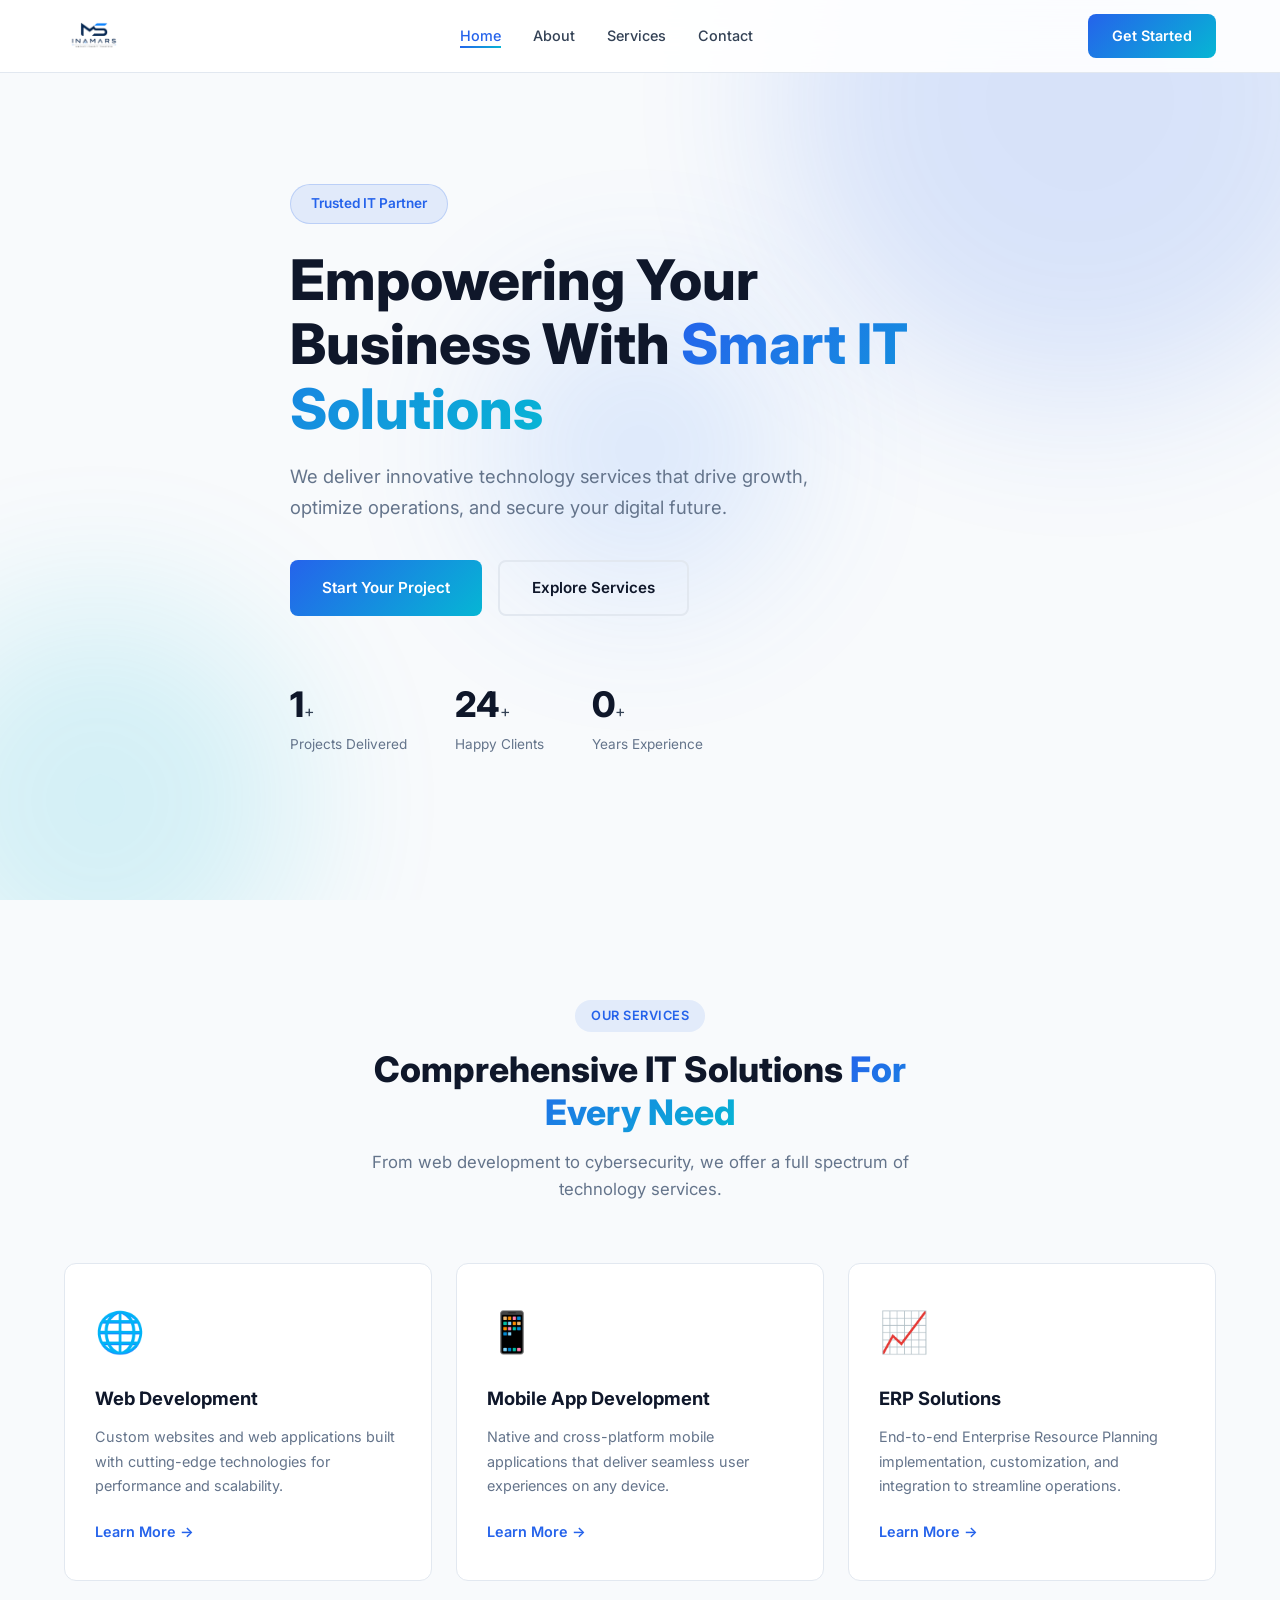
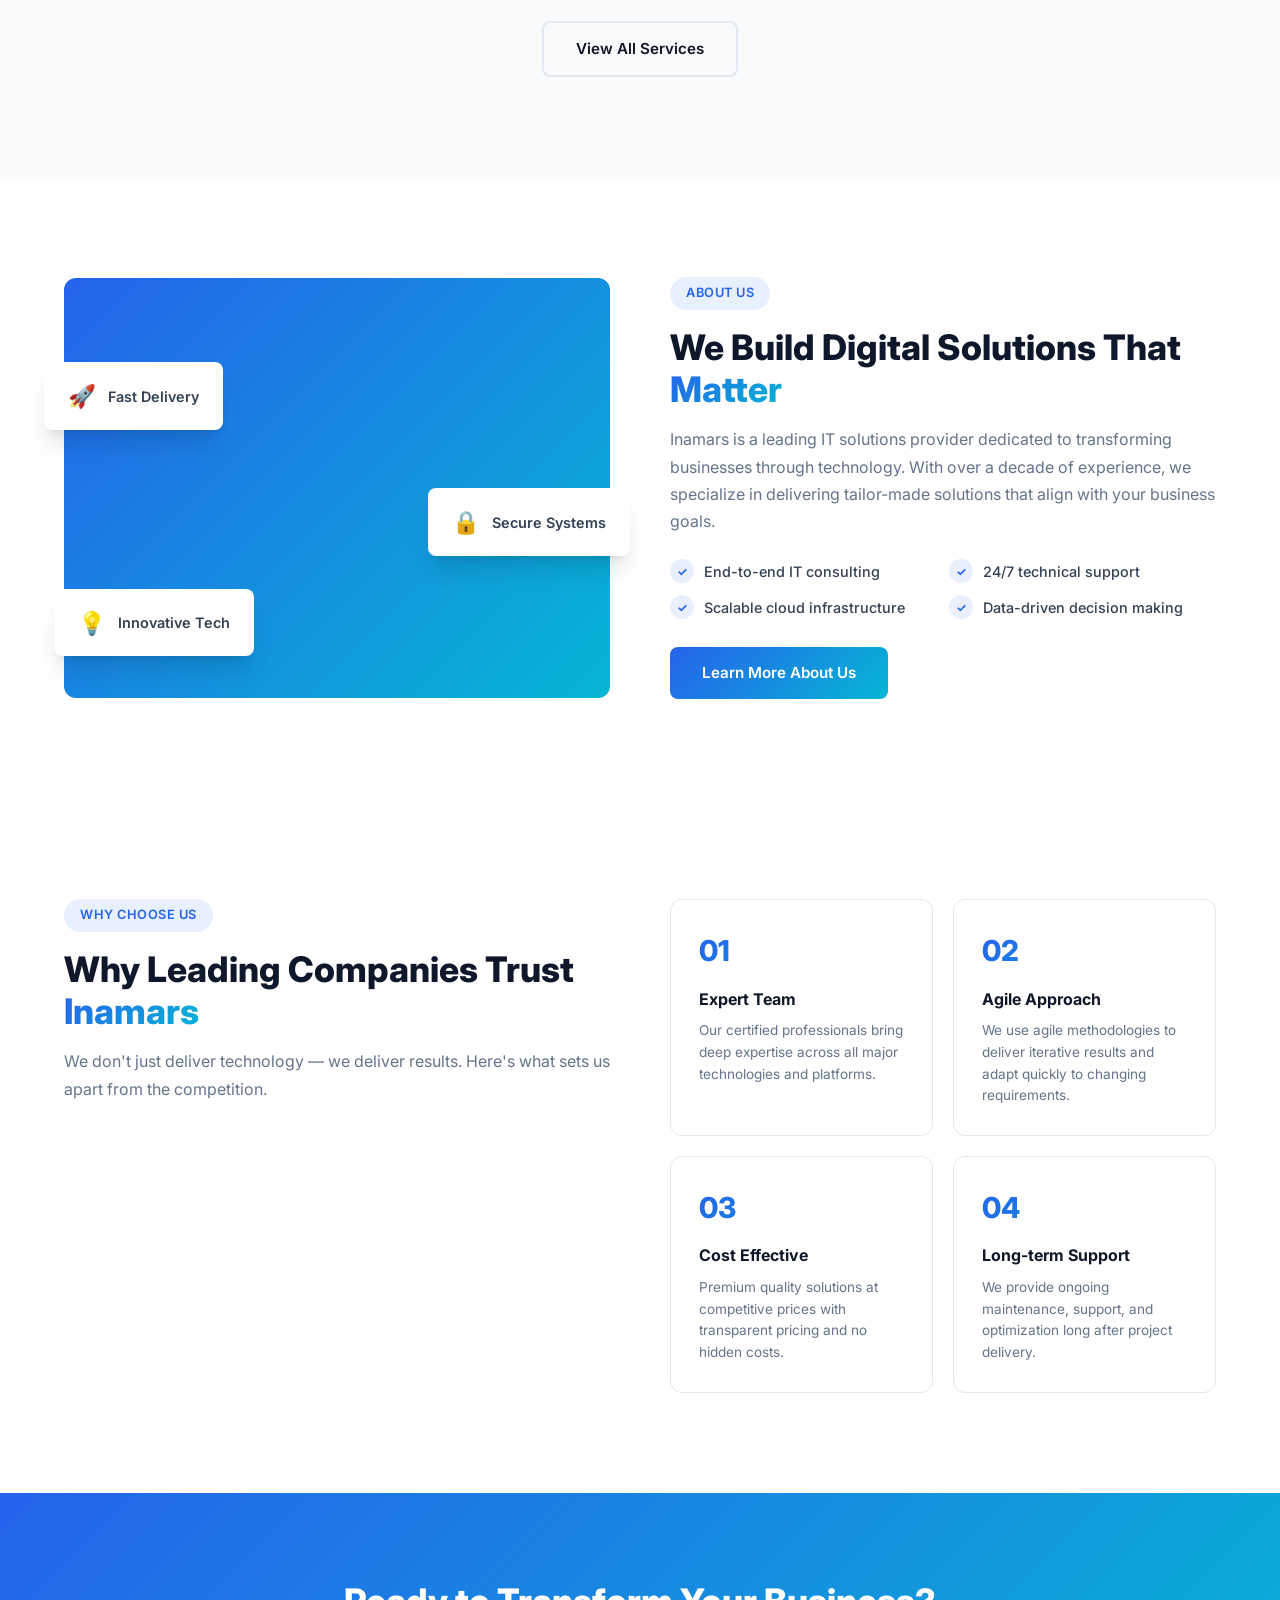
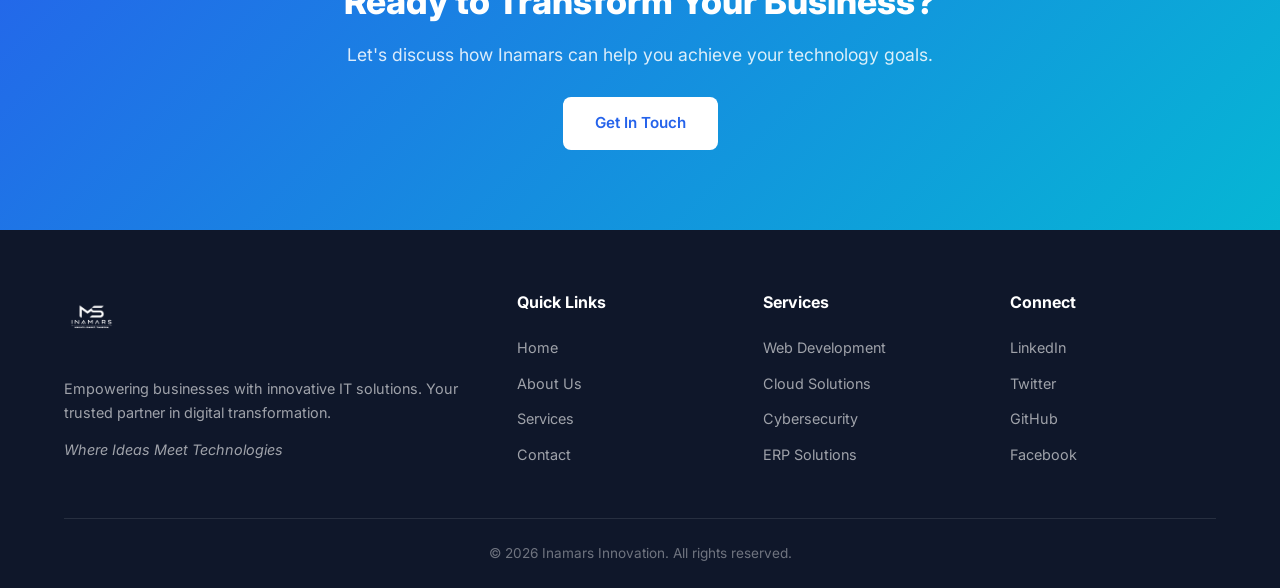
<file: index.html>
<!DOCTYPE html>
<html lang="en">
<head>
    <meta charset="UTF-8">
    <meta name="viewport" content="width=device-width, initial-scale=1.0">
    <title>Inamars Innovation - IT Solutions</title>
    <link rel="stylesheet" href="styles.css">
    <link rel="preconnect" href="https://fonts.googleapis.com">
    <link rel="preconnect" href="https://fonts.gstatic.com" crossorigin>
    <link href="https://fonts.googleapis.com/css2?family=Inter:wght@300;400;500;600;700;800&display=swap" rel="stylesheet">
</head>
<body>
    <!-- Navigation -->
    <nav class="navbar" id="navbar">
        <div class="container">
            <a href="index.html" class="logo">
                <img src="assets/logo.png" alt="Inamars Innovation" class="logo-img">
            </a>
            <ul class="nav-links" id="navLinks">
                <li><a href="index.html" class="active">Home</a></li>
                <li><a href="about.html">About</a></li>
                <li><a href="services.html">Services</a></li>
                <li><a href="contact.html">Contact</a></li>
            </ul>
            <a href="contact.html" class="nav-cta">Get Started</a>
            <button class="hamburger" id="hamburger" aria-label="Menu">
                <span></span>
                <span></span>
                <span></span>
            </button>
        </div>
    </nav>

    <!-- Hero Section -->
    <section class="hero" id="home">
        <div class="hero-bg">
            <div class="hero-shape hero-shape-1"></div>
            <div class="hero-shape hero-shape-2"></div>
            <div class="hero-shape hero-shape-3"></div>
        </div>
        <div class="container">
            <div class="hero-content">
                <span class="hero-badge">Trusted IT Partner</span>
                <h1>Empowering Your Business With <span class="highlight">Smart IT Solutions</span></h1>
                <p>We deliver innovative technology services that drive growth, optimize operations, and secure your digital future.</p>
                <div class="hero-buttons">
                    <a href="contact.html" class="btn btn-primary">Start Your Project</a>
                    <a href="services.html" class="btn btn-secondary">Explore Services</a>
                </div>
                <div class="hero-stats">
                    <div class="stat">
                        <span class="stat-number" data-target="2">0</span>+
                        <span class="stat-label">Projects Delivered</span>
                    </div>
                    <div class="stat">
                        <span class="stat-number" data-target="36">0</span>+
                        <span class="stat-label">Happy Clients</span>
                    </div>
                    <div class="stat">
                        <span class="stat-number" data-target="1">0</span>+
                        <span class="stat-label">Years Experience</span>
                    </div>
                </div>
            </div>
        </div>
    </section>

    <!-- Services Preview -->
    <section class="services" id="services-preview">
        <div class="container">
            <div class="section-header">
                <span class="section-tag">Our Services</span>
                <h2>Comprehensive IT Solutions <span class="highlight">For Every Need</span></h2>
                <p>From web development to cybersecurity, we offer a full spectrum of technology services.</p>
            </div>
            <div class="services-grid">
                <div class="service-card">
                    <div class="service-icon">&#127760;</div>
                    <h3>Web Development</h3>
                    <p>Custom websites and web applications built with cutting-edge technologies for performance and scalability.</p>
                    <a href="services.html" class="service-link">Learn More &rarr;</a>
                </div>
                <div class="service-card">
                    <div class="service-icon">&#128241;</div>
                    <h3>Mobile App Development</h3>
                    <p>Native and cross-platform mobile applications that deliver seamless user experiences on any device.</p>
                    <a href="services.html" class="service-link">Learn More &rarr;</a>
                </div>
                <div class="service-card">
                    <div class="service-icon">&#128200;</div>
                    <h3>ERP Solutions</h3>
                    <p>End-to-end Enterprise Resource Planning implementation, customization, and integration to streamline operations.</p>
                    <a href="services.html" class="service-link">Learn More &rarr;</a>
                </div>
            </div>
            <div class="center-btn">
                <a href="services.html" class="btn btn-secondary">View All Services</a>
            </div>
        </div>
    </section>

    <!-- About Preview -->
    <section class="about" id="about-preview">
        <div class="container">
            <div class="about-grid">
                <div class="about-image">
                    <div class="about-img-wrapper">
                        <div class="about-card about-card-1">
                            <span class="about-card-icon">&#128640;</span>
                            <span>Fast Delivery</span>
                        </div>
                        <div class="about-card about-card-2">
                            <span class="about-card-icon">&#128274;</span>
                            <span>Secure Systems</span>
                        </div>
                        <div class="about-card about-card-3">
                            <span class="about-card-icon">&#128161;</span>
                            <span>Innovative Tech</span>
                        </div>
                    </div>
                </div>
                <div class="about-text">
                    <span class="section-tag">About Us</span>
                    <h2>We Build Digital Solutions That <span class="highlight">Matter</span></h2>
                    <p>Inamars is a leading IT solutions provider dedicated to transforming businesses through technology. With over a decade of experience, we specialize in delivering tailor-made solutions that align with your business goals.</p>
                    <div class="about-features">
                        <div class="about-feature">
                            <span class="feature-check">&#10003;</span>
                            <span>End-to-end IT consulting</span>
                        </div>
                        <div class="about-feature">
                            <span class="feature-check">&#10003;</span>
                            <span>24/7 technical support</span>
                        </div>
                        <div class="about-feature">
                            <span class="feature-check">&#10003;</span>
                            <span>Scalable cloud infrastructure</span>
                        </div>
                        <div class="about-feature">
                            <span class="feature-check">&#10003;</span>
                            <span>Data-driven decision making</span>
                        </div>
                    </div>
                    <a href="about.html" class="btn btn-primary" style="margin-top: 28px;">Learn More About Us</a>
                </div>
            </div>
        </div>
    </section>

    <!-- Why Choose Us -->
    <section class="why-us" id="why-us">
        <div class="container">
            <div class="why-us-grid">
                <div class="why-us-text">
                    <span class="section-tag">Why Choose Us</span>
                    <h2>Why Leading Companies Trust <span class="highlight">Inamars</span></h2>
                    <p>We don't just deliver technology — we deliver results. Here's what sets us apart from the competition.</p>
                </div>
                <div class="why-us-cards">
                    <div class="why-card">
                        <div class="why-card-number">01</div>
                        <h3>Expert Team</h3>
                        <p>Our certified professionals bring deep expertise across all major technologies and platforms.</p>
                    </div>
                    <div class="why-card">
                        <div class="why-card-number">02</div>
                        <h3>Agile Approach</h3>
                        <p>We use agile methodologies to deliver iterative results and adapt quickly to changing requirements.</p>
                    </div>
                    <div class="why-card">
                        <div class="why-card-number">03</div>
                        <h3>Cost Effective</h3>
                        <p>Premium quality solutions at competitive prices with transparent pricing and no hidden costs.</p>
                    </div>
                    <div class="why-card">
                        <div class="why-card-number">04</div>
                        <h3>Long-term Support</h3>
                        <p>We provide ongoing maintenance, support, and optimization long after project delivery.</p>
                    </div>
                </div>
            </div>
        </div>
    </section>

    <!-- CTA Section -->
    <section class="cta-section">
        <div class="container">
            <div class="cta-content">
                <h2>Ready to Transform Your Business?</h2>
                <p>Let's discuss how Inamars can help you achieve your technology goals.</p>
                <a href="contact.html" class="btn btn-primary">Get In Touch</a>
            </div>
        </div>
    </section>

    <!-- Footer -->
    <footer class="footer">
        <div class="container">
            <div class="footer-grid">
                <div class="footer-brand">
                    <a href="index.html" class="logo">
                        <img src="assets/logo.png" alt="Inamars Innovation" class="logo-img-footer">
                    </a>
                    <p>Empowering businesses with innovative IT solutions. Your trusted partner in digital transformation.</p>
                    <p class="tagline" style="margin-top: 12px; font-style: italic; color: rgba(255,255,255,0.6);">Where Ideas Meet Technologies</p>
                </div>
                <div class="footer-links">
                    <h4>Quick Links</h4>
                    <ul>
                        <li><a href="index.html">Home</a></li>
                        <li><a href="about.html">About Us</a></li>
                        <li><a href="services.html">Services</a></li>
                        <li><a href="contact.html">Contact</a></li>
                    </ul>
                </div>
                <div class="footer-links">
                    <h4>Services</h4>
                    <ul>
                        <li><a href="services.html">Web Development</a></li>
                        <li><a href="services.html">Cloud Solutions</a></li>
                        <li><a href="services.html">Cybersecurity</a></li>
                        <li><a href="services.html">ERP Solutions</a></li>
                    </ul>
                </div>
                <div class="footer-links">
                    <h4>Connect</h4>
                    <ul>
                        <li><a href="#">LinkedIn</a></li>
                        <li><a href="#">Twitter</a></li>
                        <li><a href="#">GitHub</a></li>
                        <li><a href="#">Facebook</a></li>
                    </ul>
                </div>
            </div>
            <div class="footer-bottom">
                <p>&copy; 2026 Inamars Innovation. All rights reserved.</p>
            </div>
        </div>
    </footer>

    <script src="script.js"></script>
</body>
</html>
</file>
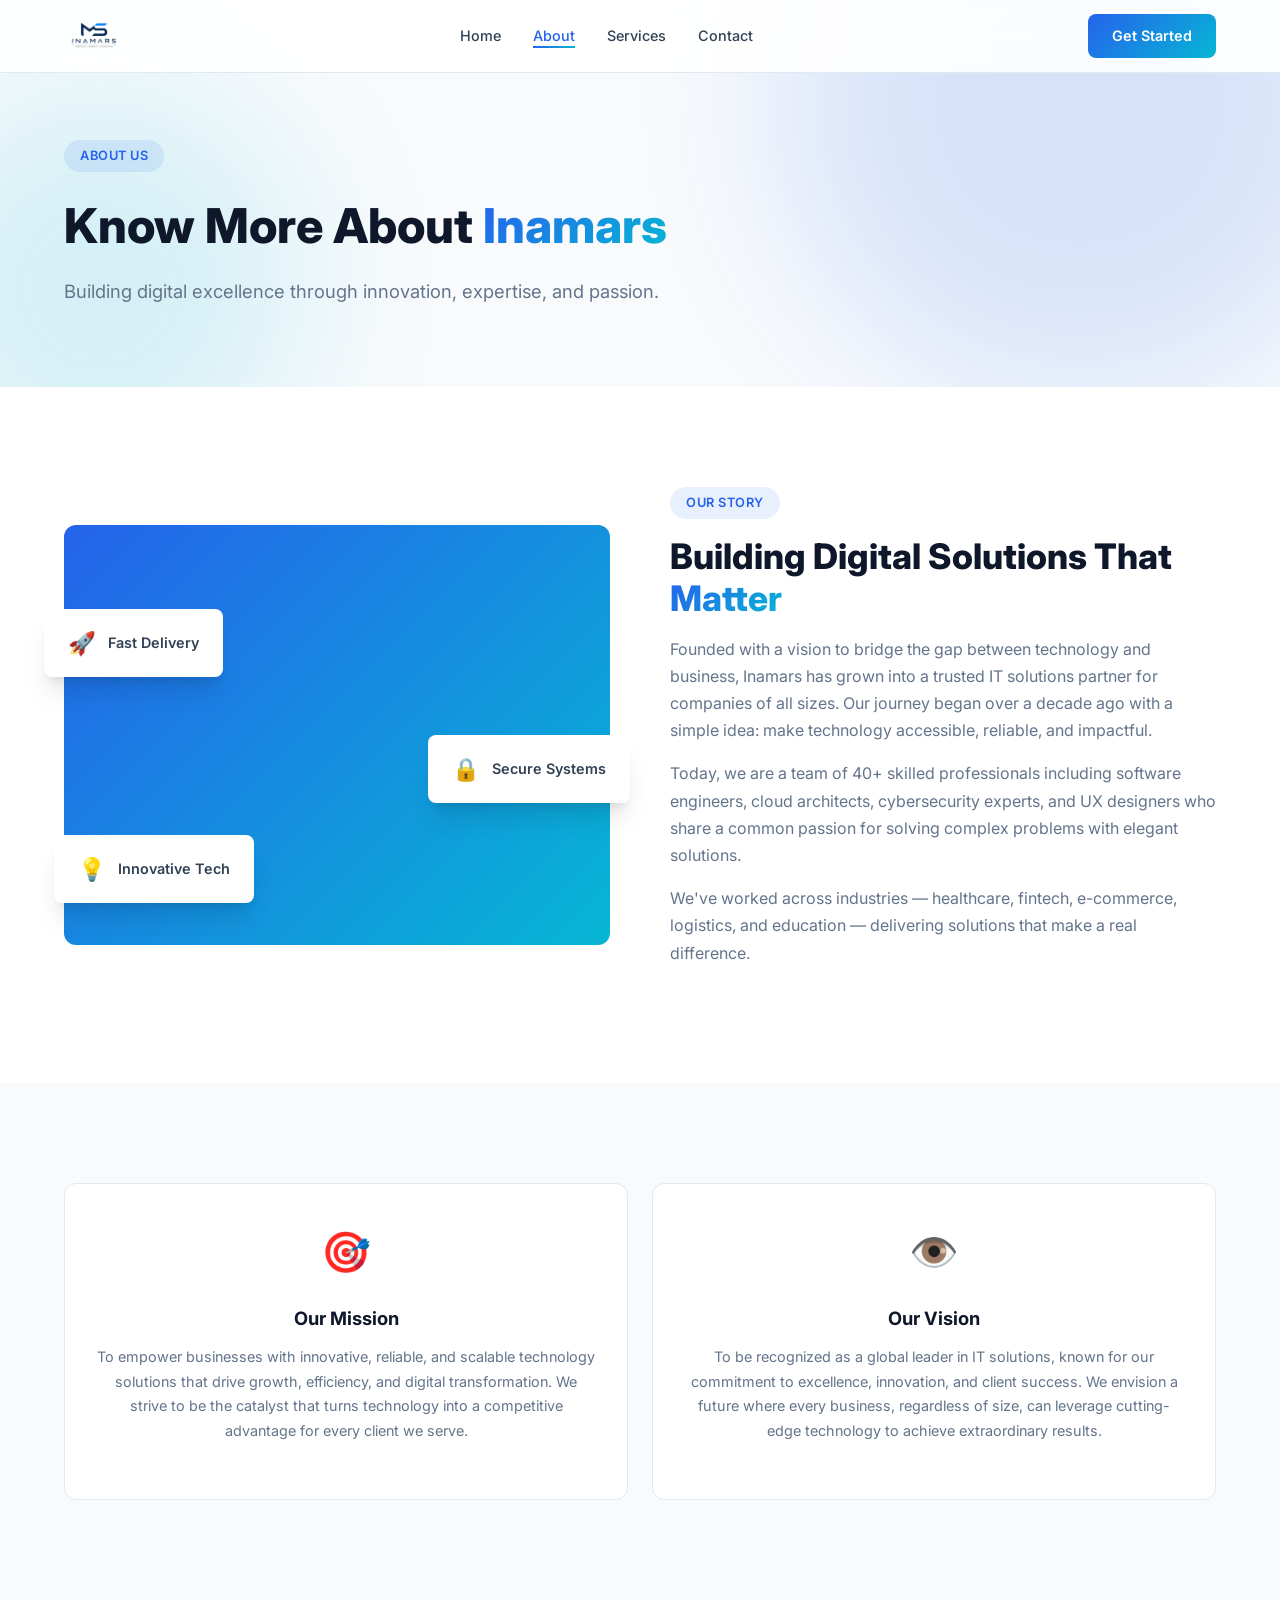
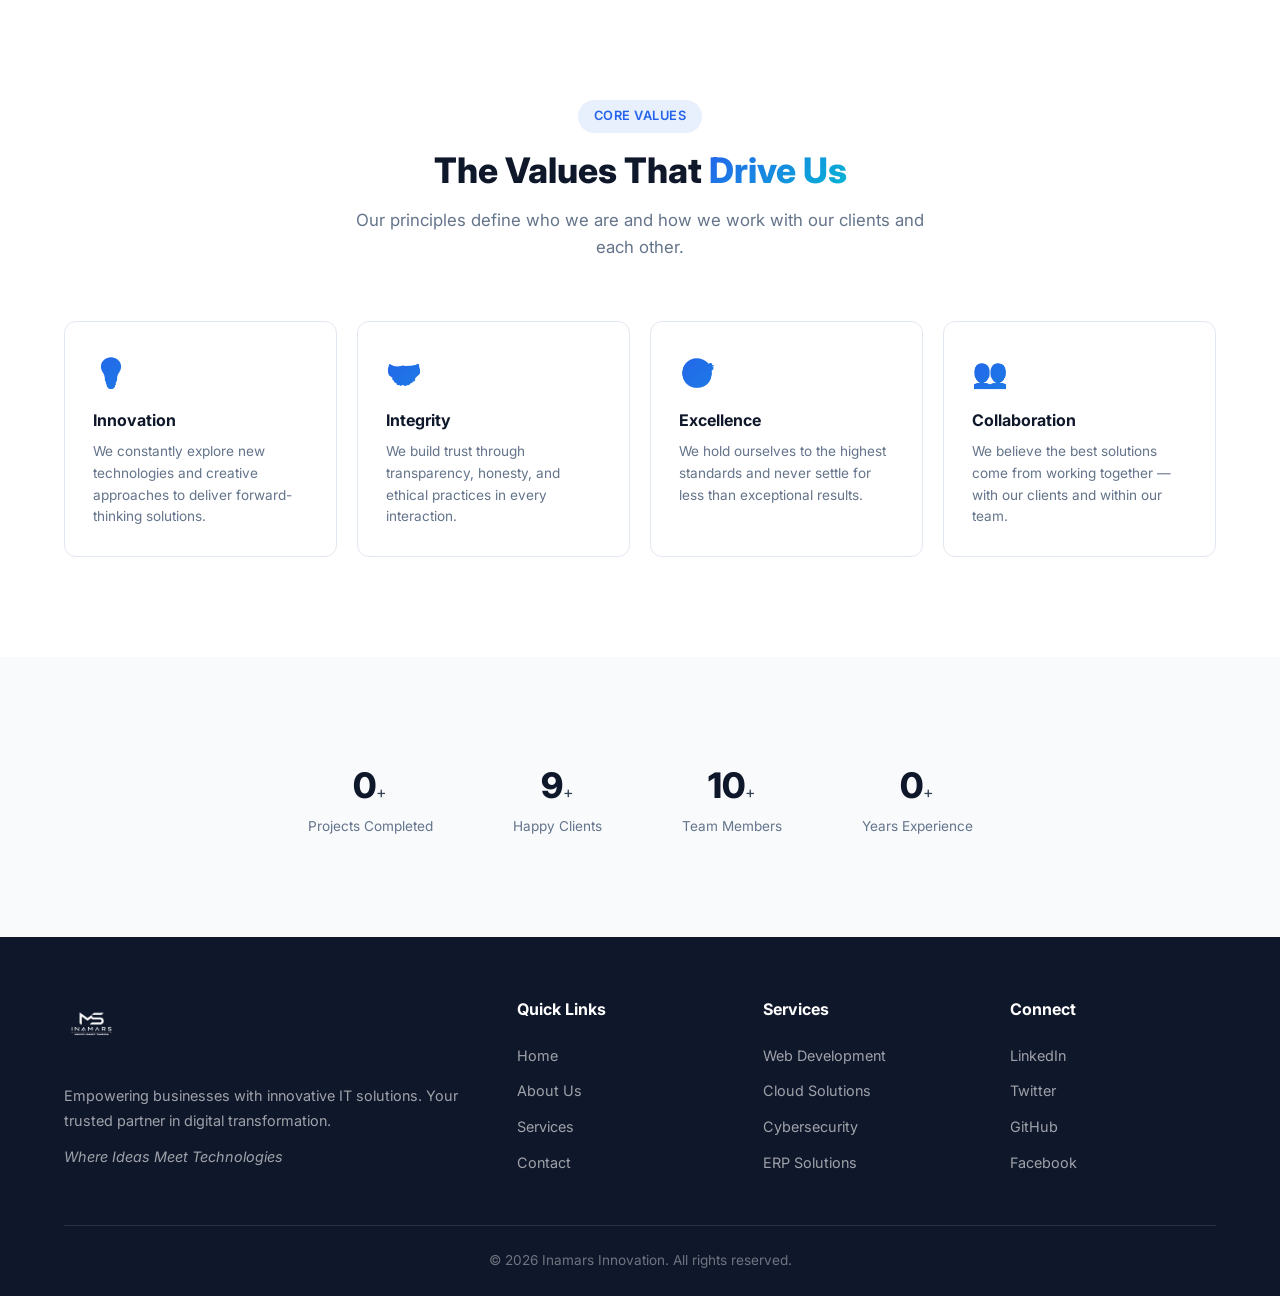
<file: about.html>
<!DOCTYPE html>
<html lang="en">
<head>
    <meta charset="UTF-8">
    <meta name="viewport" content="width=device-width, initial-scale=1.0">
    <title>About Us - Inamars Innovation IT Solutions</title>
    <link rel="stylesheet" href="styles.css">
    <link rel="preconnect" href="https://fonts.googleapis.com">
    <link rel="preconnect" href="https://fonts.gstatic.com" crossorigin>
    <link href="https://fonts.googleapis.com/css2?family=Inter:wght@300;400;500;600;700;800&display=swap" rel="stylesheet">
</head>
<body>
    <!-- Navigation -->
    <nav class="navbar" id="navbar">
        <div class="container">
            <a href="index.html" class="logo">
                <img src="assets/logo.png" alt="Inamars Innovation" class="logo-img">
            </a>
            <ul class="nav-links" id="navLinks">
                <li><a href="index.html">Home</a></li>
                <li><a href="about.html" class="active">About</a></li>
                <li><a href="services.html">Services</a></li>
                <li><a href="contact.html">Contact</a></li>
            </ul>
            <a href="contact.html" class="nav-cta">Get Started</a>
            <button class="hamburger" id="hamburger" aria-label="Menu">
                <span></span>
                <span></span>
                <span></span>
            </button>
        </div>
    </nav>

    <!-- Page Header -->
    <section class="page-header">
        <div class="hero-bg">
            <div class="hero-shape hero-shape-1"></div>
            <div class="hero-shape hero-shape-2"></div>
        </div>
        <div class="container">
            <span class="section-tag">About Us</span>
            <h1>Know More About <span class="highlight">Inamars</span></h1>
            <p>Building digital excellence through innovation, expertise, and passion.</p>
        </div>
    </section>

    <!-- About Story -->
    <section class="about">
        <div class="container">
            <div class="about-grid">
                <div class="about-image">
                    <div class="about-img-wrapper">
                        <div class="about-card about-card-1">
                            <span class="about-card-icon">&#128640;</span>
                            <span>Fast Delivery</span>
                        </div>
                        <div class="about-card about-card-2">
                            <span class="about-card-icon">&#128274;</span>
                            <span>Secure Systems</span>
                        </div>
                        <div class="about-card about-card-3">
                            <span class="about-card-icon">&#128161;</span>
                            <span>Innovative Tech</span>
                        </div>
                    </div>
                </div>
                <div class="about-text">
                    <span class="section-tag">Our Story</span>
                    <h2>Building Digital Solutions That <span class="highlight">Matter</span></h2>
                    <p>Founded with a vision to bridge the gap between technology and business, Inamars has grown into a trusted IT solutions partner for companies of all sizes. Our journey began over a decade ago with a simple idea: make technology accessible, reliable, and impactful.</p>
                    <p>Today, we are a team of 40+ skilled professionals including software engineers, cloud architects, cybersecurity experts, and UX designers who share a common passion for solving complex problems with elegant solutions.</p>
                    <p>We've worked across industries — healthcare, fintech, e-commerce, logistics, and education — delivering solutions that make a real difference.</p>
                </div>
            </div>
        </div>
    </section>

    <!-- Mission & Vision -->
    <section class="services">
        <div class="container">
            <div class="services-grid" style="grid-template-columns: 1fr 1fr;">
                <div class="service-card" style="text-align: center;">
                    <div class="service-icon">&#127919;</div>
                    <h3>Our Mission</h3>
                    <p>To empower businesses with innovative, reliable, and scalable technology solutions that drive growth, efficiency, and digital transformation. We strive to be the catalyst that turns technology into a competitive advantage for every client we serve.</p>
                </div>
                <div class="service-card" style="text-align: center;">
                    <div class="service-icon">&#128065;&#65039;</div>
                    <h3>Our Vision</h3>
                    <p>To be recognized as a global leader in IT solutions, known for our commitment to excellence, innovation, and client success. We envision a future where every business, regardless of size, can leverage cutting-edge technology to achieve extraordinary results.</p>
                </div>
            </div>
        </div>
    </section>

    <!-- Core Values -->
    <section class="why-us">
        <div class="container">
            <div class="section-header">
                <span class="section-tag">Core Values</span>
                <h2>The Values That <span class="highlight">Drive Us</span></h2>
                <p>Our principles define who we are and how we work with our clients and each other.</p>
            </div>
            <div class="why-us-cards" style="grid-template-columns: repeat(4, 1fr);">
                <div class="why-card">
                    <div class="why-card-number">&#128161;</div>
                    <h3>Innovation</h3>
                    <p>We constantly explore new technologies and creative approaches to deliver forward-thinking solutions.</p>
                </div>
                <div class="why-card">
                    <div class="why-card-number">&#129309;</div>
                    <h3>Integrity</h3>
                    <p>We build trust through transparency, honesty, and ethical practices in every interaction.</p>
                </div>
                <div class="why-card">
                    <div class="why-card-number">&#127919;</div>
                    <h3>Excellence</h3>
                    <p>We hold ourselves to the highest standards and never settle for less than exceptional results.</p>
                </div>
                <div class="why-card">
                    <div class="why-card-number">&#128101;</div>
                    <h3>Collaboration</h3>
                    <p>We believe the best solutions come from working together — with our clients and within our team.</p>
                </div>
            </div>
        </div>
    </section>

    <!-- Stats Section -->
    <section class="why-us" style="background: var(--bg-alt);">
        <div class="container">
            <div class="hero-stats" style="justify-content: center; gap: 80px;">
                <div class="stat" style="text-align: center;">
                    <span class="stat-number" data-target="2">0</span>+
                    <span class="stat-label">Projects Completed</span>
                </div>
                <div class="stat" style="text-align: center;">
                    <span class="stat-number" data-target="36">0</span>+
                    <span class="stat-label">Happy Clients</span>
                </div>
                <div class="stat" style="text-align: center;">
                    <span class="stat-number" data-target="40">0</span>+
                    <span class="stat-label">Team Members</span>
                </div>
                <div class="stat" style="text-align: center;">
                    <span class="stat-number" data-target="1">0</span>+
                    <span class="stat-label">Years Experience</span>
                </div>
            </div>
        </div>
    </section>

    <!-- Footer -->
    <footer class="footer">
        <div class="container">
            <div class="footer-grid">
                <div class="footer-brand">
                    <a href="index.html" class="logo">
                        <img src="assets/logo.png" alt="Inamars Innovation" class="logo-img-footer">
                    </a>
                    <p>Empowering businesses with innovative IT solutions. Your trusted partner in digital transformation.</p>
                    <p class="tagline" style="margin-top: 12px; font-style: italic; color: rgba(255,255,255,0.6);">Where Ideas Meet Technologies</p>
                </div>
                <div class="footer-links">
                    <h4>Quick Links</h4>
                    <ul>
                        <li><a href="index.html">Home</a></li>
                        <li><a href="about.html">About Us</a></li>
                        <li><a href="services.html">Services</a></li>
                        <li><a href="contact.html">Contact</a></li>
                    </ul>
                </div>
                <div class="footer-links">
                    <h4>Services</h4>
                    <ul>
                        <li><a href="services.html">Web Development</a></li>
                        <li><a href="services.html">Cloud Solutions</a></li>
                        <li><a href="services.html">Cybersecurity</a></li>
                        <li><a href="services.html">ERP Solutions</a></li>
                    </ul>
                </div>
                <div class="footer-links">
                    <h4>Connect</h4>
                    <ul>
                        <li><a href="#">LinkedIn</a></li>
                        <li><a href="#">Twitter</a></li>
                        <li><a href="#">GitHub</a></li>
                        <li><a href="#">Facebook</a></li>
                    </ul>
                </div>
            </div>
            <div class="footer-bottom">
                <p>&copy; 2026 Inamars Innovation. All rights reserved.</p>
            </div>
        </div>
    </footer>

    <script src="script.js"></script>
</body>
</html>
</file>
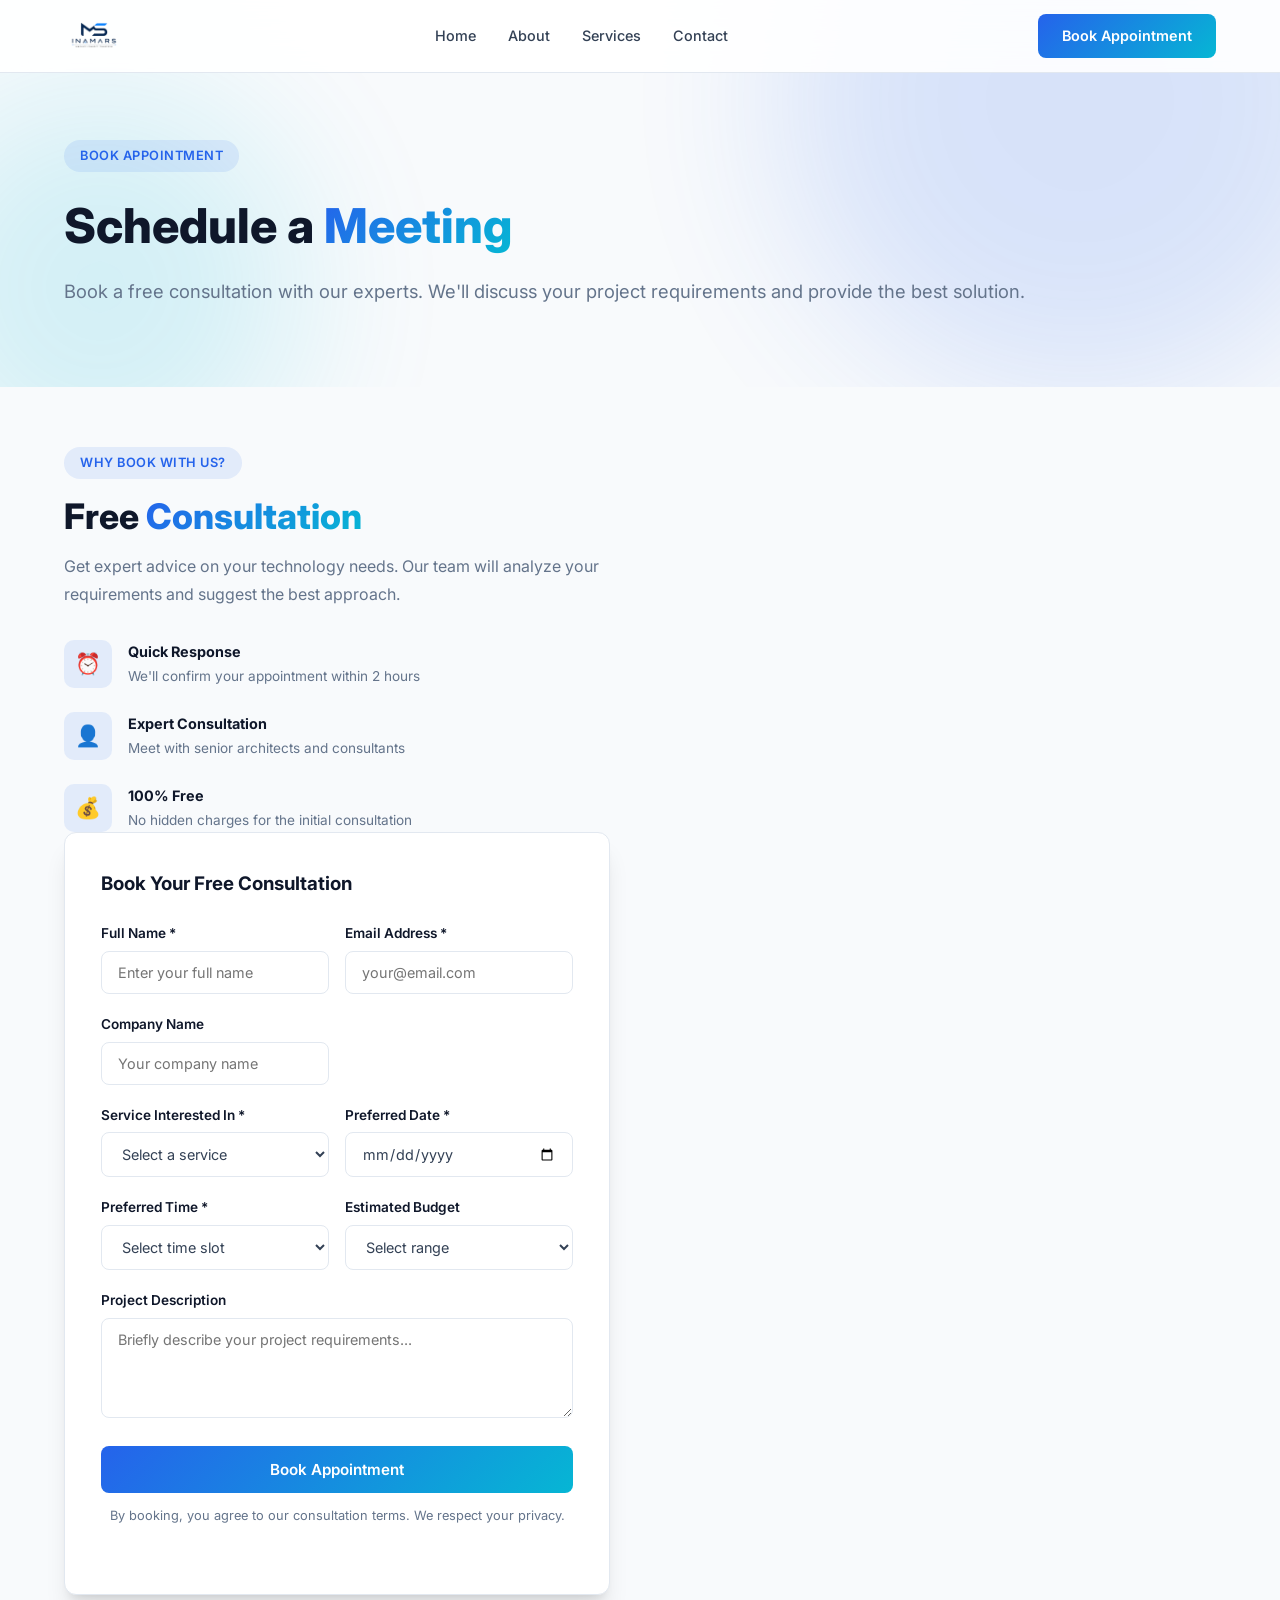
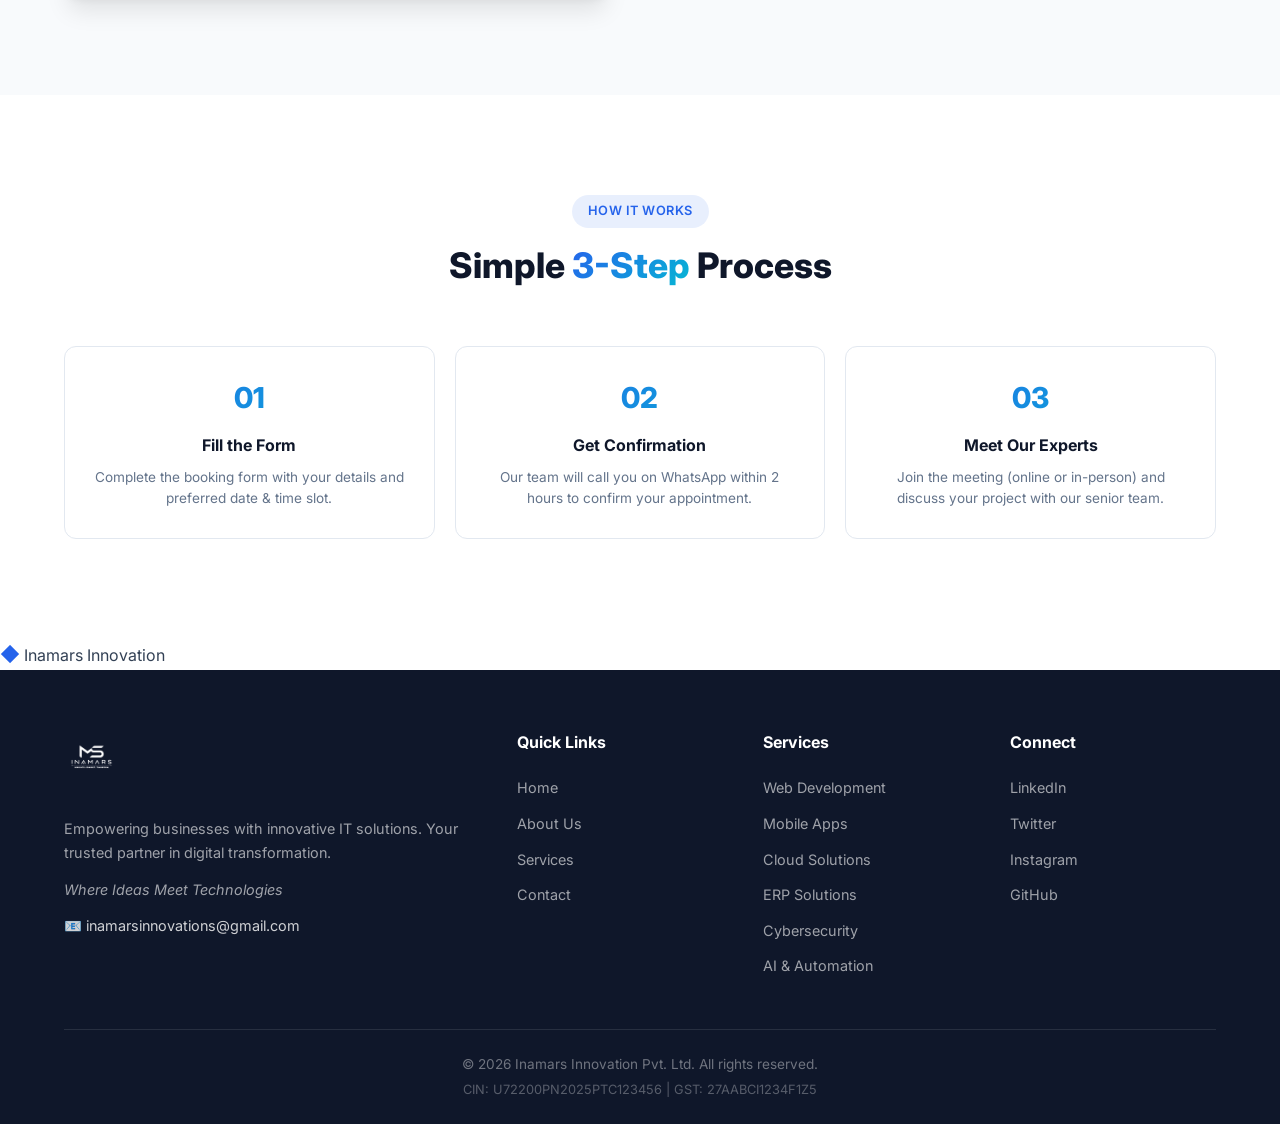
<file: booking.html>
<!DOCTYPE html>
<html lang="en">
<head>
    <meta charset="UTF-8">
    <meta name="viewport" content="width=device-width, initial-scale=1.0">
    <title>Book Appointment - Inamars Innovation</title>
    <link rel="stylesheet" href="styles.css">
    <link rel="preconnect" href="https://fonts.googleapis.com">
    <link rel="preconnect" href="https://fonts.gstatic.com" crossorigin>
    <link href="https://fonts.googleapis.com/css2?family=Inter:wght@300;400;500;600;700;800&display=swap" rel="stylesheet">
</head>
<body>
    <!-- Navigation -->
    <nav class="navbar" id="navbar">
        <div class="container">
            <a href="index.html" class="logo">
                <img src="assets/logo.png" alt="Inamars Innovation" class="logo-img">
            </a>
            <ul class="nav-links" id="navLinks">
                <li><a href="index.html">Home</a></li>
                <li><a href="about.html">About</a></li>
                <li><a href="services.html">Services</a></li>
                <li><a href="contact.html">Contact</a></li>
            </ul>
            <a href="booking.html" class="nav-cta">Book Appointment</a>
            <button class="hamburger" id="hamburger" aria-label="Menu">
                <span></span>
                <span></span>
                <span></span>
            </button>
        </div>
    </nav>

    <!-- Page Header -->
    <section class="page-header">
        <div class="hero-bg">
            <div class="hero-shape hero-shape-1"></div>
            <div class="hero-shape hero-shape-2"></div>
        </div>
        <div class="container">
            <span class="section-tag scroll-reveal">Book Appointment</span>
            <h1 class="scroll-reveal">Schedule a <span class="highlight">Meeting</span></h1>
            <p class="scroll-reveal">Book a free consultation with our experts. We'll discuss your project requirements and provide the best solution.</p>
        </div>
    </section>

    <!-- Booking Section -->
    <section class="contact" style="padding-top: 60px;">
        <div class="container">
            <div class="contact-grid">
                <div class="contact-info">
                    <span class="section-tag">Why Book With Us?</span>
                    <h2>Free <span class="highlight">Consultation</span></h2>
                    <p>Get expert advice on your technology needs. Our team will analyze your requirements and suggest the best approach.</p>
                    <div class="contact-details">
                        <div class="contact-item">
                            <span class="contact-icon">&#9200;</span>
                            <div>
                                <strong>Quick Response</strong>
                                <p>We'll confirm your appointment within 2 hours</p>
                            </div>
                        </div>
                        <div class="contact-item">
                            <span class="contact-icon">&#128100;</span>
                            <div>
                                <strong>Expert Consultation</strong>
                                <p>Meet with senior architects and consultants</p>
                            </div>
                        </div>
                        <div class="contact-item">
                            <span class="contact-icon">&#128176;</span>
                            <div>
                                <strong>100% Free</strong>
                                <p>No hidden charges for the initial consultation</p>
                            </div>
                        </div>
                </div>
                <div class="contact-form-wrapper">
                    <h3 style="margin-bottom: 24px; color: var(--secondary);">Book Your Free Consultation</h3>
                    <form class="contact-form" id="bookingForm">
                        <div class="form-row">
                            <div class="form-group">
                                <label for="name">Full Name *</label>
                                <input type="text" id="name" name="name" placeholder="Enter your full name" required>
                            </div>
                            <div class="form-group">
                                <label for="email">Email Address *</label>
                                <input type="email" id="email" name="email" placeholder="your@email.com" required>
                            </div>
                        </div>
                        <div class="form-row">
                            <div class="form-group">
                                <label for="company">Company Name</label>
                                <input type="text" id="company" name="company" placeholder="Your company name">
                            </div>
                        </div>
                        <div class="form-row">
                            <div class="form-group">
                                <label for="service">Service Interested In *</label>
                                <select id="service" name="service" required>
                                    <option value="">Select a service</option>
                                    <option value="web">Web Development</option>
                                    <option value="mobile">Mobile App Development</option>
                                    <option value="cloud">Cloud Solutions</option>
                                    <option value="security">Cybersecurity</option>
                                    <option value="ai">AI & Automation</option>
                                    <option value="erp">ERP Solutions</option>
                                    <option value="consulting">IT Consulting</option>
                                </select>
                            </div>
                            <div class="form-group">
                                <label for="date">Preferred Date *</label>
                                <input type="date" id="date" name="date" required>
                            </div>
                        </div>
                        <div class="form-row">
                            <div class="form-group">
                                <label for="time">Preferred Time *</label>
                                <select id="time" name="time" required>
                                    <option value="">Select time slot</option>
                                    <option value="10:00">10:00 AM - 11:00 AM</option>
                                    <option value="11:00">11:00 AM - 12:00 PM</option>
                                    <option value="12:00">12:00 PM - 1:00 PM</option>
                                    <option value="14:00">2:00 PM - 3:00 PM</option>
                                    <option value="15:00">3:00 PM - 4:00 PM</option>
                                    <option value="16:00">4:00 PM - 5:00 PM</option>
                                    <option value="17:00">5:00 PM - 6:00 PM</option>
                                </select>
                            </div>
                            <div class="form-group">
                                <label for="budget">Estimated Budget</label>
                                <select id="budget" name="budget">
                                    <option value="">Select range</option>
                                    <option value="50k">&#8377;50,000 - &#8377;1,00,000</option>
                                    <option value="1l">&#8377;1,00,000 - &#8377;5,00,000</option>
                                    <option value="5l">&#8377;5,00,000 - &#8377;10,00,000</option>
                                    <option value="10l">&#8377;10,00,000+</option>
                                </select>
                            </div>
                        </div>
                        <div class="form-group">
                            <label for="message">Project Description</label>
                            <textarea id="message" name="message" rows="4" placeholder="Briefly describe your project requirements..."></textarea>
                        </div>
                        <button type="submit" class="btn btn-primary btn-full">Book Appointment</button>
                        <p style="text-align: center; margin-top: 12px; font-size: 0.8rem; color: var(--text-light);">By booking, you agree to our consultation terms. We respect your privacy.</p>
                    </form>
                </div>
            </div>
        </div>
    </section>

    <!-- How It Works -->
    <section class="why-us">
        <div class="container">
            <div class="section-header">
                <span class="section-tag">How It Works</span>
                <h2>Simple <span class="highlight">3-Step</span> Process</h2>
            </div>
            <div class="why-us-cards" style="grid-template-columns: repeat(3, 1fr);">
                <div class="why-card scroll-reveal" style="text-align: center;">
                    <div class="why-card-number">01</div>
                    <h3>Fill the Form</h3>
                    <p>Complete the booking form with your details and preferred date & time slot.</p>
                </div>
                <div class="why-card scroll-reveal" style="text-align: center;">
                    <div class="why-card-number">02</div>
                    <h3>Get Confirmation</h3>
                    <p>Our team will call you on WhatsApp within 2 hours to confirm your appointment.</p>
                </div>
                <div class="why-card scroll-reveal" style="text-align: center;">
                    <div class="why-card-number">03</div>
                    <h3>Meet Our Experts</h3>
                    <p>Join the meeting (online or in-person) and discuss your project with our senior team.</p>
                </div>
            </div>
        </div>
    </section>

    <!-- Preloader + Cursor -->
    <div class="preloader" id="preloader"><div class="preloader-inner"><div class="preloader-logo"><span class="logo-icon">&#9670;</span> Inamars Innovation</div><div class="preloader-bar"><div class="preloader-bar-fill"></div></div></div></div>
    <div class="custom-cursor" id="cursor"></div>
    <div class="cursor-dot" id="cursorDot"></div>

    <!-- Footer -->
    <footer class="footer">
        <div class="container">
            <div class="footer-grid">
                <div class="footer-brand">
                    <a href="index.html" class="logo">
                        <img src="assets/logo.png" alt="Inamars Innovation" class="logo-img-footer">
                    </a>
                    <p>Empowering businesses with innovative IT solutions. Your trusted partner in digital transformation.</p>
                    <p class="tagline" style="margin-top: 12px; font-style: italic; color: rgba(255,255,255,0.6);">Where Ideas Meet Technologies</p>
                    <p style="margin-top: 12px; color: rgba(255,255,255,0.8);">&#128231; inamarsinnovations@gmail.com</p>
                </div>
                <div class="footer-links">
                    <h4>Quick Links</h4>
                    <ul>
                        <li><a href="index.html">Home</a></li>
                        <li><a href="about.html">About Us</a></li>
                        <li><a href="services.html">Services</a></li>
                        <li><a href="contact.html">Contact</a></li>
                    </ul>
                </div>
                <div class="footer-links">
                    <h4>Services</h4>
                    <ul>
                        <li><a href="services.html">Web Development</a></li>
                        <li><a href="services.html">Mobile Apps</a></li>
                        <li><a href="services.html">Cloud Solutions</a></li>
                        <li><a href="services.html">ERP Solutions</a></li>
                        <li><a href="services.html">Cybersecurity</a></li>
                        <li><a href="services.html">AI & Automation</a></li>
                    </ul>
                </div>
                <div class="footer-links">
                    <h4>Connect</h4>
                    <ul>
                        <li><a href="#">LinkedIn</a></li>
                        <li><a href="#">Twitter</a></li>
                        <li><a href="#">Instagram</a></li>
                        <li><a href="#">GitHub</a></li>
                    </ul>
                </div>
            </div>
            <div class="footer-bottom">
                <p>&copy; 2026 Inamars Innovation Pvt. Ltd. All rights reserved.</p>
                <p style="margin-top: 4px; color: rgba(255,255,255,0.3); font-size: 0.8rem;">CIN: U72200PN2025PTC123456 | GST: 27AABCI1234F1Z5</p>
            </div>
        </div>
    </footer>

    <script src="script.js"></script>
</body>
</html>
</file>
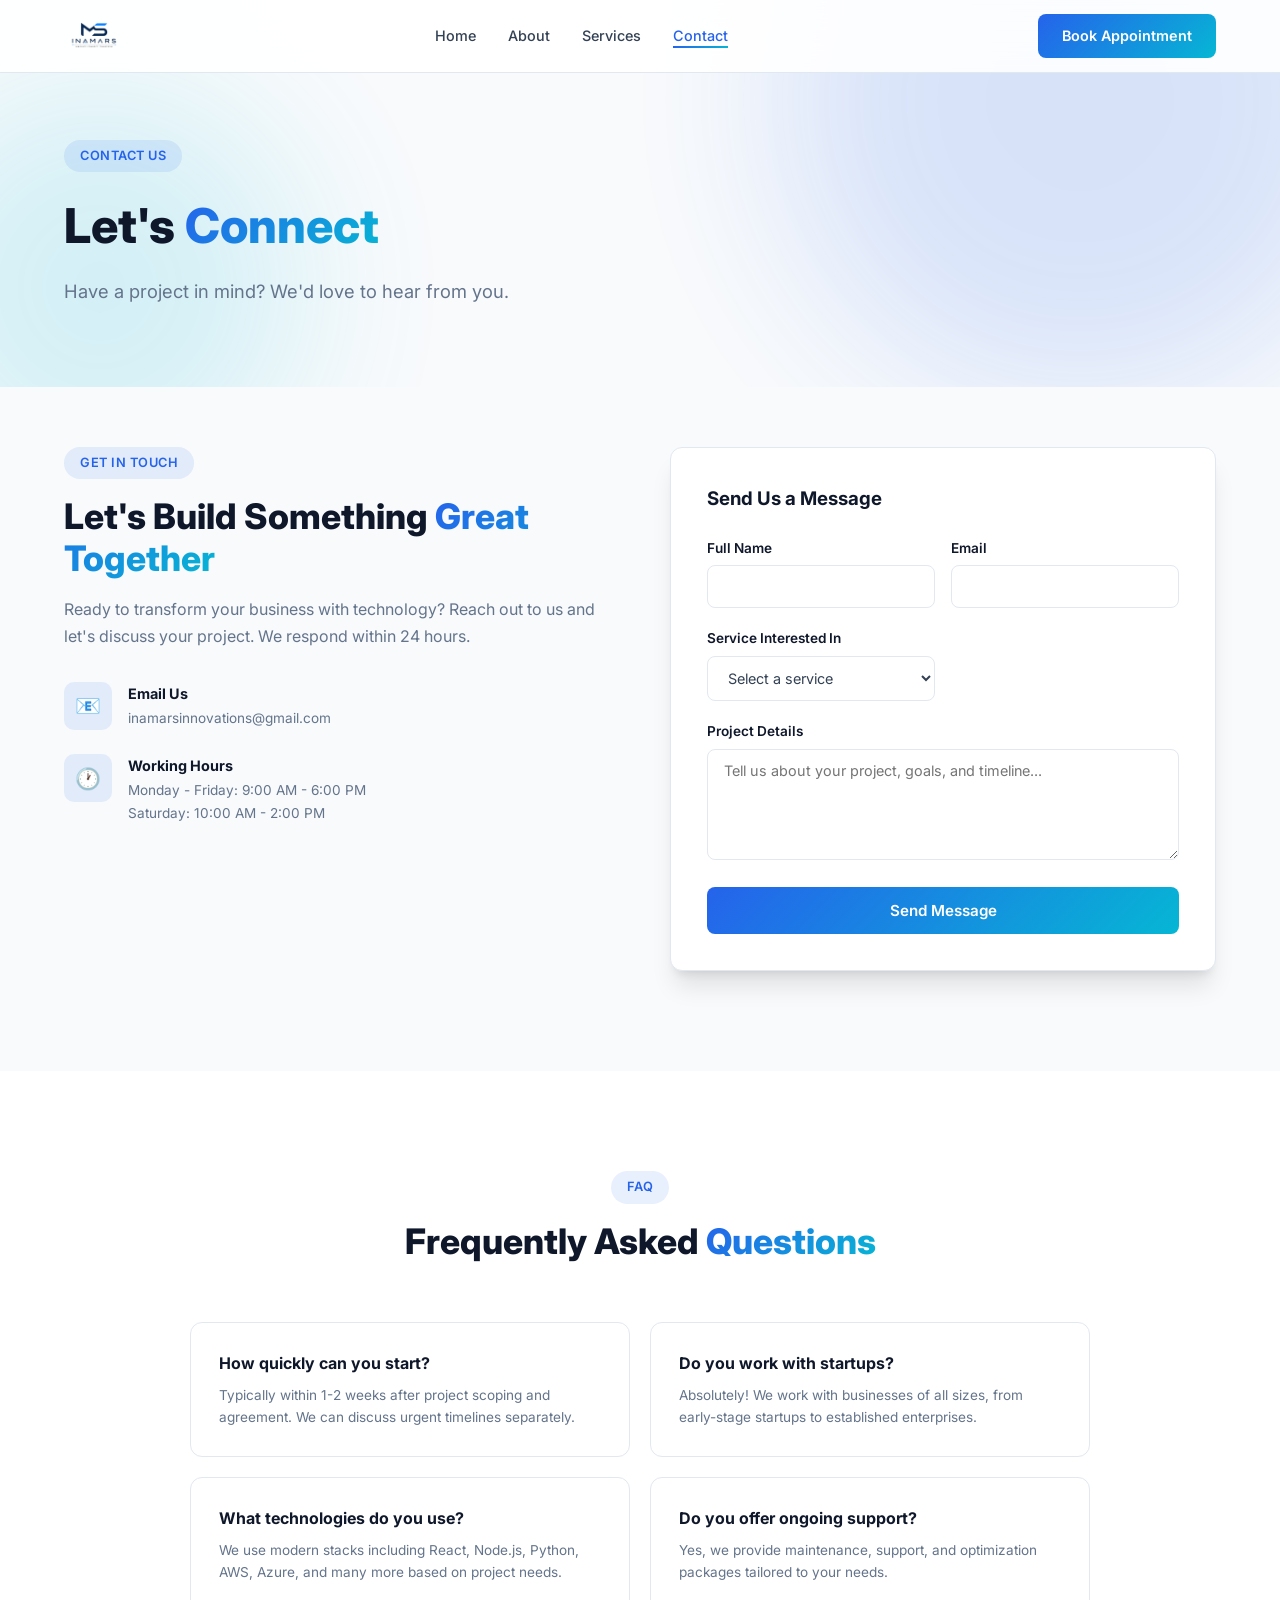
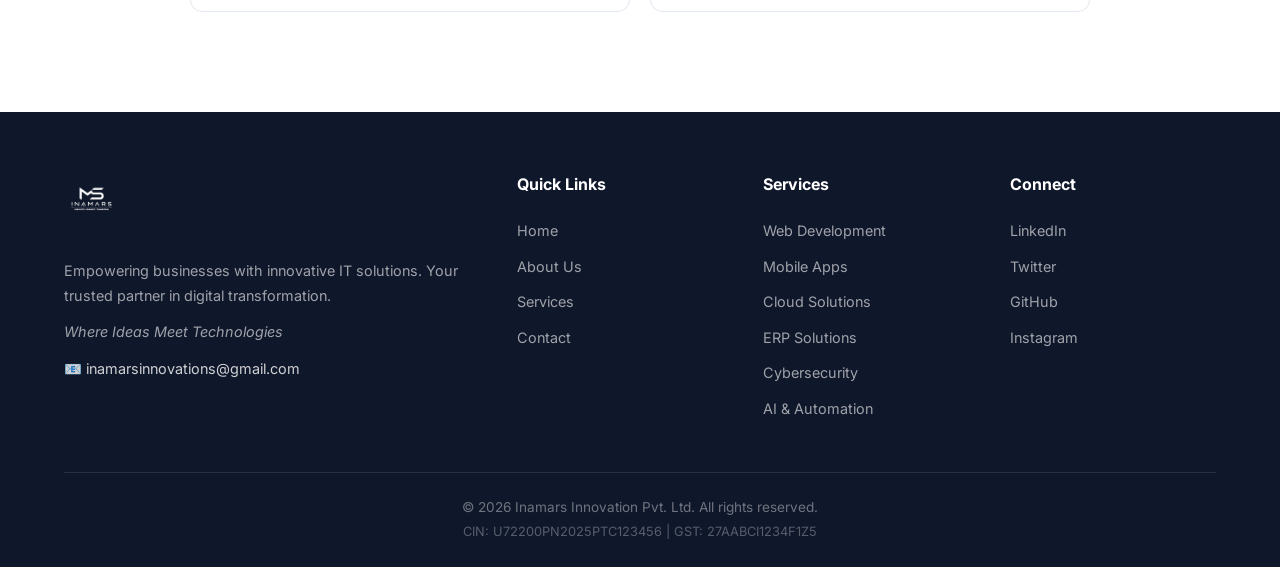
<file: contact.html>
<!DOCTYPE html>
<html lang="en">
<head>
    <meta charset="UTF-8">
    <meta name="viewport" content="width=device-width, initial-scale=1.0">
    <title>Contact - Inamars Innovation IT Solutions</title>
    <link rel="stylesheet" href="styles.css">
    <link rel="preconnect" href="https://fonts.googleapis.com">
    <link rel="preconnect" href="https://fonts.gstatic.com" crossorigin>
    <link href="https://fonts.googleapis.com/css2?family=Inter:wght@300;400;500;600;700;800&display=swap" rel="stylesheet">
</head>
<body>
    <!-- Navigation -->
    <nav class="navbar" id="navbar">
        <div class="container">
            <a href="index.html" class="logo">
                <img src="assets/logo.png" alt="Inamars Innovation" class="logo-img">
            </a>
            <ul class="nav-links" id="navLinks">
                <li><a href="index.html">Home</a></li>
                <li><a href="about.html">About</a></li>
                <li><a href="services.html">Services</a></li>
                <li><a href="contact.html" class="active">Contact</a></li>
            </ul>
            <a href="booking.html" class="nav-cta">Book Appointment</a>
            <button class="hamburger" id="hamburger" aria-label="Menu">
                <span></span>
                <span></span>
                <span></span>
            </button>
        </div>
    </nav>

    <!-- Page Header -->
    <section class="page-header">
        <div class="hero-bg">
            <div class="hero-shape hero-shape-1"></div>
            <div class="hero-shape hero-shape-2"></div>
        </div>
        <div class="container">
            <span class="section-tag">Contact Us</span>
            <h1>Let's <span class="highlight">Connect</span></h1>
            <p>Have a project in mind? We'd love to hear from you.</p>
        </div>
    </section>

    <!-- Contact Section -->
    <section class="contact" style="padding-top: 60px;">
        <div class="container">
            <div class="contact-grid">
                <div class="contact-info">
                    <span class="section-tag">Get In Touch</span>
                    <h2>Let's Build Something <span class="highlight">Great Together</span></h2>
                    <p>Ready to transform your business with technology? Reach out to us and let's discuss your project. We respond within 24 hours.</p>
                    <div class="contact-details">
                        <div class="contact-item">
                            <span class="contact-icon">&#128231;</span>
                            <div>
                                <strong>Email Us</strong>
                                <p>inamarsinnovations@gmail.com</p>
                            </div>
                        </div>
                        <div class="contact-item">
                            <span class="contact-icon">&#128336;</span>
                            <div>
                                <strong>Working Hours</strong>
                                <p>Monday - Friday: 9:00 AM - 6:00 PM</p>
                                <p>Saturday: 10:00 AM - 2:00 PM</p>
                            </div>
                        </div>
                    </div>
                </div>
                <div class="contact-form-wrapper">
                    <h3 style="margin-bottom: 24px; color: var(--secondary);">Send Us a Message</h3>
                    <form class="contact-form" id="contactForm">
                        <div class="form-row">
                            <div class="form-group">
                                <label for="name">Full Name</label>
                                <input type="text" id="name" name="name" required>
                            </div>
                            <div class="form-group">
                                <label for="email">Email</label>
                                <input type="email" id="email" name="email" required>
                            </div>
                        </div>
                        <div class="form-row">
                            <div class="form-group">
                                <label for="service">Service Interested In</label>
                                <select id="service" name="service" required>
                                    <option value="">Select a service</option>
                                    <option value="web">Web Development</option>
                                    <option value="mobile">Mobile App Development</option>
                                    <option value="cloud">Cloud Solutions</option>
                                    <option value="security">Cybersecurity</option>
                                    <option value="ai">AI & Automation</option>
                                    <option value="consulting">IT Consulting</option>
                                </select>
                            </div>
                        </div>
<div class="form-group">
                            <label for="message">Project Details</label>
                            <textarea id="message" name="message" rows="5" placeholder="Tell us about your project, goals, and timeline..." required></textarea>
                        </div>
                        <button type="submit" class="btn btn-primary btn-full">Send Message</button>
                    </form>
                </div>
            </div>
        </div>
    </section>

    <!-- FAQ Section -->
    <section class="why-us">
        <div class="container">
            <div class="section-header">
                <span class="section-tag">FAQ</span>
                <h2>Frequently Asked <span class="highlight">Questions</span></h2>
            </div>
            <div class="why-us-cards" style="grid-template-columns: 1fr 1fr; max-width: 900px; margin: 0 auto;">
                <div class="why-card">
                    <h3>How quickly can you start?</h3>
                    <p>Typically within 1-2 weeks after project scoping and agreement. We can discuss urgent timelines separately.</p>
                </div>
                <div class="why-card">
                    <h3>Do you work with startups?</h3>
                    <p>Absolutely! We work with businesses of all sizes, from early-stage startups to established enterprises.</p>
                </div>
                <div class="why-card">
                    <h3>What technologies do you use?</h3>
                    <p>We use modern stacks including React, Node.js, Python, AWS, Azure, and many more based on project needs.</p>
                </div>
                <div class="why-card">
                    <h3>Do you offer ongoing support?</h3>
                    <p>Yes, we provide maintenance, support, and optimization packages tailored to your needs.</p>
                </div>
            </div>
        </div>
    </section>

    <!-- Footer -->
    <footer class="footer">
        <div class="container">
            <div class="footer-grid">
                <div class="footer-brand">
                    <a href="index.html" class="logo">
                        <img src="assets/logo.png" alt="Inamars Innovation" class="logo-img-footer">
                    </a>
                    <p>Empowering businesses with innovative IT solutions. Your trusted partner in digital transformation.</p>
                    <p class="tagline" style="margin-top: 12px; font-style: italic; color: rgba(255,255,255,0.6);">Where Ideas Meet Technologies</p>
                    <p style="margin-top: 12px; color: rgba(255,255,255,0.8);">&#128231; inamarsinnovations@gmail.com</p>
                </div>
                <div class="footer-links">
                    <h4>Quick Links</h4>
                    <ul>
                        <li><a href="index.html">Home</a></li>
                        <li><a href="about.html">About Us</a></li>
                        <li><a href="services.html">Services</a></li>
                        <li><a href="contact.html">Contact</a></li>
                    </ul>
                </div>
                <div class="footer-links">
                    <h4>Services</h4>
                    <ul>
                        <li><a href="services.html">Web Development</a></li>
                        <li><a href="services.html">Mobile Apps</a></li>
                        <li><a href="services.html">Cloud Solutions</a></li>
                        <li><a href="services.html">ERP Solutions</a></li>
                        <li><a href="services.html">Cybersecurity</a></li>
                        <li><a href="services.html">AI & Automation</a></li>
                    </ul>
                </div>
                <div class="footer-links">
                    <h4>Connect</h4>
                    <ul>
                        <li><a href="#">LinkedIn</a></li>
                        <li><a href="#">Twitter</a></li>
                        <li><a href="#">GitHub</a></li>
                        <li><a href="#">Instagram</a></li>
                    </ul>
                </div>
            </div>
            <div class="footer-bottom">
                <p>&copy; 2026 Inamars Innovation Pvt. Ltd. All rights reserved.</p>
                <p style="margin-top: 4px; color: rgba(255,255,255,0.3); font-size: 0.8rem;">CIN: U72200PN2025PTC123456 | GST: 27AABCI1234F1Z5</p>
            </div>
        </div>
    </footer>

    <script src="script.js"></script>
</body>
</html>
</file>
<file: styles.css>
/* ==========================================
   Inamars - IT Solutions Website
   ========================================== */

/* Reset & Base */
*,
*::before,
*::after {
    margin: 0;
    padding: 0;
    box-sizing: border-box;
}

:root {
    --primary: #2563eb;
    --primary-dark: #1d4ed8;
    --primary-light: #3b82f6;
    --secondary: #0f172a;
    --accent: #06b6d4;
    --text: #334155;
    --text-light: #64748b;
    --bg: #ffffff;
    --bg-alt: #f8fafc;
    --bg-dark: #0f172a;
    --border: #e2e8f0;
    --gradient: linear-gradient(135deg, var(--primary), var(--accent));
    --shadow: 0 4px 6px -1px rgba(0, 0, 0, 0.1), 0 2px 4px -2px rgba(0, 0, 0, 0.1);
    --shadow-lg: 0 20px 25px -5px rgba(0, 0, 0, 0.1), 0 8px 10px -6px rgba(0, 0, 0, 0.1);
    --shadow-xl: 0 25px 50px -12px rgba(0, 0, 0, 0.15);
    --radius: 12px;
    --radius-sm: 8px;
    --transition: all 0.3s ease;
}

html {
    scroll-behavior: smooth;
}

body {
    font-family: 'Inter', -apple-system, BlinkMacSystemFont, sans-serif;
    color: var(--text);
    line-height: 1.6;
    background: var(--bg);
    overflow-x: hidden;
}

.container {
    max-width: 1200px;
    margin: 0 auto;
    padding: 0 24px;
}

a {
    text-decoration: none;
    color: inherit;
}

ul {
    list-style: none;
}

/* ==========================================
   Navigation
   ========================================== */
.navbar {
    position: fixed;
    top: 0;
    left: 0;
    right: 0;
    z-index: 1000;
    background: rgba(255, 255, 255, 0.9);
    backdrop-filter: blur(20px);
    border-bottom: 1px solid var(--border);
    transition: var(--transition);
}

.navbar.scrolled {
    box-shadow: var(--shadow);
}

.navbar .container {
    display: flex;
    align-items: center;
    justify-content: space-between;
    height: 72px;
}

.logo {
    font-size: 1.5rem;
    font-weight: 800;
    color: var(--secondary);
    display: flex;
    align-items: center;
    gap: 6px;
}

.logo-icon {
    color: var(--primary);
    font-size: 1.2rem;
}

.logo-img {
    height: 60px;
    width: auto;
    object-fit: contain;
}

.logo-img-footer {
    height: 55px;
    width: auto;
    object-fit: contain;
    margin-bottom: 16px;
    filter: brightness(0) invert(1);
}

.nav-links {
    display: flex;
    align-items: center;
    gap: 32px;
}

.nav-links a {
    font-size: 0.9rem;
    font-weight: 500;
    color: var(--text);
    transition: var(--transition);
    position: relative;
}

.nav-links a::after {
    content: '';
    position: absolute;
    bottom: -4px;
    left: 0;
    width: 0;
    height: 2px;
    background: var(--gradient);
    transition: var(--transition);
}

.nav-links a:hover,
.nav-links a.active {
    color: var(--primary);
}

.nav-links a:hover::after,
.nav-links a.active::after {
    width: 100%;
}

.nav-cta {
    background: var(--gradient);
    color: #fff !important;
    padding: 10px 24px;
    border-radius: 8px;
    font-weight: 600;
    font-size: 0.9rem;
    transition: var(--transition);
}

.nav-cta:hover {
    transform: translateY(-2px);
    box-shadow: 0 4px 15px rgba(37, 99, 235, 0.4);
}

.hamburger {
    display: none;
    flex-direction: column;
    gap: 5px;
    background: none;
    border: none;
    cursor: pointer;
    padding: 4px;
}

.hamburger span {
    width: 24px;
    height: 2px;
    background: var(--secondary);
    transition: var(--transition);
    border-radius: 2px;
}

.hamburger.active span:nth-child(1) {
    transform: rotate(45deg) translate(5px, 5px);
}

.hamburger.active span:nth-child(2) {
    opacity: 0;
}

.hamburger.active span:nth-child(3) {
    transform: rotate(-45deg) translate(5px, -5px);
}

/* ==========================================
   Buttons
   ========================================== */
.btn {
    display: inline-flex;
    align-items: center;
    justify-content: center;
    padding: 14px 32px;
    border-radius: 8px;
    font-weight: 600;
    font-size: 0.95rem;
    cursor: pointer;
    transition: var(--transition);
    border: none;
    font-family: inherit;
}

.btn-primary {
    background: var(--gradient);
    color: #fff;
}

.btn-primary:hover {
    transform: translateY(-2px);
    box-shadow: 0 8px 25px rgba(37, 99, 235, 0.4);
}

.btn-secondary {
    background: transparent;
    color: var(--secondary);
    border: 2px solid var(--border);
}

.btn-secondary:hover {
    border-color: var(--primary);
    color: var(--primary);
    transform: translateY(-2px);
}

.btn-full {
    width: 100%;
}

.center-btn {
    text-align: center;
    margin-top: 40px;
}

/* ==========================================
   Page Header (Inner Pages)
   ========================================== */
.page-header {
    position: relative;
    padding: 140px 0 80px;
    overflow: hidden;
    background: var(--bg-alt);
}

.page-header h1 {
    font-size: 3rem;
    font-weight: 800;
    color: var(--secondary);
    margin-bottom: 12px;
    position: relative;
}

.page-header p {
    font-size: 1.15rem;
    color: var(--text-light);
    position: relative;
}

/* ==========================================
   Hero Section
   ========================================== */
.hero {
    position: relative;
    min-height: 100vh;
    display: flex;
    align-items: center;
    padding: 100px 0 60px;
    overflow: hidden;
    background: var(--bg-alt);
}

.hero-bg {
    position: absolute;
    inset: 0;
    overflow: hidden;
}

.hero-shape {
    position: absolute;
    border-radius: 50%;
    filter: blur(80px);
    opacity: 0.15;
}

.hero-shape-1 {
    width: 600px;
    height: 600px;
    background: var(--primary);
    top: -200px;
    right: -100px;
}

.hero-shape-2 {
    width: 400px;
    height: 400px;
    background: var(--accent);
    bottom: -100px;
    left: -100px;
}

.hero-shape-3 {
    width: 300px;
    height: 300px;
    background: var(--primary-light);
    top: 50%;
    left: 50%;
    transform: translate(-50%, -50%);
}

.hero-content {
    position: relative;
    max-width: 700px;
}

.hero-badge {
    display: inline-block;
    background: rgba(37, 99, 235, 0.1);
    color: var(--primary);
    padding: 8px 20px;
    border-radius: 50px;
    font-size: 0.85rem;
    font-weight: 600;
    margin-bottom: 24px;
    border: 1px solid rgba(37, 99, 235, 0.2);
}

.hero h1 {
    font-size: 3.5rem;
    font-weight: 800;
    line-height: 1.15;
    color: var(--secondary);
    margin-bottom: 20px;
}

.highlight {
    background: var(--gradient);
    -webkit-background-clip: text;
    -webkit-text-fill-color: transparent;
    background-clip: text;
}

.hero p {
    font-size: 1.15rem;
    color: var(--text-light);
    margin-bottom: 36px;
    max-width: 540px;
    line-height: 1.7;
}

.hero-buttons {
    display: flex;
    gap: 16px;
    margin-bottom: 60px;
    flex-wrap: wrap;
}

.hero-stats {
    display: flex;
    gap: 48px;
}

.stat {
    text-align: left;
}

.stat-number {
    font-size: 2.2rem;
    font-weight: 800;
    color: var(--secondary);
}

.stat-label {
    display: block;
    font-size: 0.85rem;
    color: var(--text-light);
    margin-top: 2px;
}

/* ==========================================
   Section Styles
   ========================================== */
.section-tag {
    display: inline-block;
    background: rgba(37, 99, 235, 0.1);
    color: var(--primary);
    padding: 6px 16px;
    border-radius: 50px;
    font-size: 0.8rem;
    font-weight: 600;
    margin-bottom: 16px;
    text-transform: uppercase;
    letter-spacing: 0.5px;
}

.section-header {
    text-align: center;
    max-width: 600px;
    margin: 0 auto 60px;
}

.section-header h2,
.about-text h2,
.why-us-text h2,
.contact-info h2 {
    font-size: 2.2rem;
    font-weight: 800;
    color: var(--secondary);
    margin-bottom: 16px;
    line-height: 1.2;
}

.section-header p {
    color: var(--text-light);
    font-size: 1.05rem;
}

/* ==========================================
   About Section
   ========================================== */
.about {
    padding: 100px 0;
}

.about-grid {
    display: grid;
    grid-template-columns: 1fr 1fr;
    gap: 60px;
    align-items: center;
}

.about-img-wrapper {
    position: relative;
    height: 420px;
    background: var(--gradient);
    border-radius: var(--radius);
    display: flex;
    align-items: center;
    justify-content: center;
}

.about-card {
    position: absolute;
    background: #fff;
    padding: 16px 24px;
    border-radius: var(--radius-sm);
    box-shadow: var(--shadow-lg);
    display: flex;
    align-items: center;
    gap: 12px;
    font-weight: 600;
    font-size: 0.9rem;
    animation: float 3s ease-in-out infinite;
}

.about-card-1 { top: 20%; left: -20px; animation-delay: 0s; }
.about-card-2 { top: 50%; right: -20px; animation-delay: 1s; }
.about-card-3 { bottom: 10%; left: -10px; animation-delay: 2s; }

.about-card-icon {
    font-size: 1.4rem;
}

@keyframes float {
    0%, 100% { transform: translateY(0); }
    50% { transform: translateY(-10px); }
}

.about-text p {
    color: var(--text-light);
    margin-bottom: 16px;
    line-height: 1.7;
}

.about-features {
    display: grid;
    grid-template-columns: 1fr 1fr;
    gap: 12px;
    margin-top: 24px;
}

.about-feature {
    display: flex;
    align-items: center;
    gap: 10px;
    font-size: 0.9rem;
    font-weight: 500;
}

.feature-check {
    width: 24px;
    height: 24px;
    background: rgba(37, 99, 235, 0.1);
    color: var(--primary);
    border-radius: 50%;
    display: flex;
    align-items: center;
    justify-content: center;
    font-size: 0.75rem;
    font-weight: 700;
    flex-shrink: 0;
}

/* ==========================================
   Services Section
   ========================================== */
.services {
    padding: 100px 0;
    background: var(--bg-alt);
}

.services-grid {
    display: grid;
    grid-template-columns: repeat(3, 1fr);
    gap: 24px;
}

.service-card {
    background: #fff;
    border-radius: var(--radius);
    padding: 36px 30px;
    border: 1px solid var(--border);
    transition: var(--transition);
    position: relative;
    overflow: hidden;
}

.service-card::before {
    content: '';
    position: absolute;
    top: 0;
    left: 0;
    right: 0;
    height: 3px;
    background: var(--gradient);
    transform: scaleX(0);
    transition: var(--transition);
}

.service-card:hover {
    transform: translateY(-8px);
    box-shadow: var(--shadow-xl);
    border-color: transparent;
}

.service-card:hover::before {
    transform: scaleX(1);
}

.service-icon {
    font-size: 2.5rem;
    margin-bottom: 20px;
}

.service-card h3 {
    font-size: 1.15rem;
    font-weight: 700;
    color: var(--secondary);
    margin-bottom: 12px;
}

.service-card p {
    color: var(--text-light);
    font-size: 0.9rem;
    line-height: 1.7;
    margin-bottom: 20px;
}

.service-link {
    color: var(--primary);
    font-weight: 600;
    font-size: 0.9rem;
    transition: var(--transition);
}

.service-link:hover {
    gap: 4px;
}

.service-features {
    display: flex;
    flex-wrap: wrap;
    gap: 8px;
    margin-bottom: 20px;
}

.service-feature-tag {
    background: rgba(37, 99, 235, 0.08);
    color: var(--primary);
    padding: 4px 12px;
    border-radius: 50px;
    font-size: 0.75rem;
    font-weight: 600;
}

/* ==========================================
   Why Us Section
   ========================================== */
.why-us {
    padding: 100px 0;
}

.why-us-grid {
    display: grid;
    grid-template-columns: 1fr 1fr;
    gap: 60px;
    align-items: start;
}

.why-us-text p {
    color: var(--text-light);
    margin-top: 12px;
    line-height: 1.7;
}

.why-us-cards {
    display: grid;
    grid-template-columns: 1fr 1fr;
    gap: 20px;
}

.why-card {
    background: #fff;
    border: 1px solid var(--border);
    border-radius: var(--radius);
    padding: 28px;
    transition: var(--transition);
}

.why-card:hover {
    border-color: var(--primary);
    box-shadow: var(--shadow-lg);
    transform: translateY(-4px);
}

.why-card-number {
    font-size: 1.8rem;
    font-weight: 800;
    background: var(--gradient);
    -webkit-background-clip: text;
    -webkit-text-fill-color: transparent;
    background-clip: text;
    margin-bottom: 12px;
}

.why-card h3 {
    font-size: 1rem;
    font-weight: 700;
    color: var(--secondary);
    margin-bottom: 8px;
}

.why-card p {
    color: var(--text-light);
    font-size: 0.85rem;
    line-height: 1.6;
}

/* ==========================================
   CTA Section
   ========================================== */
.cta-section {
    padding: 80px 0;
    background: var(--gradient);
    text-align: center;
}

.cta-content h2 {
    font-size: 2.2rem;
    font-weight: 800;
    color: #fff;
    margin-bottom: 12px;
}

.cta-content p {
    color: rgba(255, 255, 255, 0.85);
    font-size: 1.1rem;
    margin-bottom: 28px;
}

.cta-section .btn-primary {
    background: #fff;
    color: var(--primary);
}

.cta-section .btn-primary:hover {
    box-shadow: 0 8px 25px rgba(0, 0, 0, 0.2);
}

/* ==========================================
   Contact Section
   ========================================== */
.contact {
    padding: 100px 0;
    background: var(--bg-alt);
}

.contact-grid {
    display: grid;
    grid-template-columns: 1fr 1fr;
    gap: 60px;
    align-items: start;
}

.contact-info p {
    color: var(--text-light);
    margin-bottom: 32px;
    line-height: 1.7;
}

.contact-details {
    display: flex;
    flex-direction: column;
    gap: 24px;
}

.contact-item {
    display: flex;
    align-items: flex-start;
    gap: 16px;
}

.contact-icon {
    width: 48px;
    height: 48px;
    background: rgba(37, 99, 235, 0.1);
    border-radius: 10px;
    display: flex;
    align-items: center;
    justify-content: center;
    font-size: 1.3rem;
    flex-shrink: 0;
}

.contact-item strong {
    display: block;
    font-size: 0.9rem;
    color: var(--secondary);
    margin-bottom: 2px;
}

.contact-item p {
    margin-bottom: 0;
    font-size: 0.85rem;
    color: var(--text-light);
}

.contact-form-wrapper {
    background: #fff;
    border-radius: var(--radius);
    padding: 36px;
    box-shadow: var(--shadow-lg);
    border: 1px solid var(--border);
}

.form-row {
    display: grid;
    grid-template-columns: 1fr 1fr;
    gap: 16px;
}

.form-group {
    margin-bottom: 20px;
}

.form-group label {
    display: block;
    font-size: 0.85rem;
    font-weight: 600;
    color: var(--secondary);
    margin-bottom: 6px;
}

.form-group input,
.form-group select,
.form-group textarea {
    width: 100%;
    padding: 12px 16px;
    border: 1px solid var(--border);
    border-radius: var(--radius-sm);
    font-size: 0.9rem;
    font-family: inherit;
    color: var(--text);
    background: var(--bg);
    transition: var(--transition);
    outline: none;
}

.form-group input:focus,
.form-group select:focus,
.form-group textarea:focus {
    border-color: var(--primary);
    box-shadow: 0 0 0 3px rgba(37, 99, 235, 0.1);
}

.form-group textarea {
    resize: vertical;
    min-height: 100px;
}

/* Phone Input */
.phone-input-wrapper {
    display: flex;
    align-items: center;
    border: 1px solid var(--border);
    border-radius: var(--radius-sm);
    overflow: hidden;
    transition: var(--transition);
}

.phone-input-wrapper:focus-within {
    border-color: var(--primary);
    box-shadow: 0 0 0 3px rgba(37, 99, 235, 0.1);
}

.phone-prefix {
    background: var(--bg-alt);
    padding: 12px 14px;
    font-weight: 700;
    font-size: 0.9rem;
    color: var(--secondary);
    border-right: 1px solid var(--border);
    white-space: nowrap;
}

.phone-input-wrapper input {
    border: none !important;
    border-radius: 0 !important;
    box-shadow: none !important;
}

.phone-input-wrapper input:focus {
    box-shadow: none !important;
}

.phone-hint {
    display: block;
    font-size: 0.75rem;
    color: var(--text-light);
    margin-top: 4px;
}

/* ==========================================
   Footer
   ========================================== */
.footer {
    background: var(--bg-dark);
    color: #fff;
    padding: 60px 0 0;
}

.footer-grid {
    display: grid;
    grid-template-columns: 2fr 1fr 1fr 1fr;
    gap: 40px;
    padding-bottom: 40px;
    border-bottom: 1px solid rgba(255, 255, 255, 0.1);
}

.footer-brand .logo {
    color: #fff;
    margin-bottom: 16px;
}

.footer-brand p {
    color: rgba(255, 255, 255, 0.6);
    font-size: 0.9rem;
    line-height: 1.7;
}

.footer-links h4 {
    font-size: 1rem;
    font-weight: 700;
    margin-bottom: 20px;
}

.footer-links li {
    margin-bottom: 10px;
}

.footer-links a {
    color: rgba(255, 255, 255, 0.6);
    font-size: 0.9rem;
    transition: var(--transition);
}

.footer-links a:hover {
    color: #fff;
}

.footer-bottom {
    padding: 24px 0;
    text-align: center;
}

.footer-bottom p {
    color: rgba(255, 255, 255, 0.4);
    font-size: 0.85rem;
}

/* ==========================================
   Scroll Animations
   ========================================== */
.fade-in {
    opacity: 0;
    transform: translateY(30px);
    transition: opacity 0.6s ease, transform 0.6s ease;
}

.fade-in.visible {
    opacity: 1;
    transform: translateY(0);
}

/* ==========================================
   Responsive Design
   ========================================== */
@media (max-width: 1024px) {
    .hero h1,
    .page-header h1 {
        font-size: 2.8rem;
    }

    .services-grid {
        grid-template-columns: repeat(2, 1fr);
    }

    .footer-grid {
        grid-template-columns: 1fr 1fr;
    }

    .why-us-cards {
        grid-template-columns: 1fr 1fr;
    }
}

@media (max-width: 768px) {
    .nav-links,
    .nav-cta {
        display: none;
    }

    .nav-links.active {
        display: flex;
        flex-direction: column;
        position: absolute;
        top: 72px;
        left: 0;
        right: 0;
        background: #fff;
        padding: 24px;
        border-bottom: 1px solid var(--border);
        box-shadow: var(--shadow);
        gap: 20px;
    }

    .hamburger {
        display: flex;
    }

    .hero h1,
    .page-header h1 {
        font-size: 2.2rem;
    }

    .hero-stats {
        gap: 24px;
    }

    .stat-number {
        font-size: 1.6rem;
    }

    .about-grid,
    .why-us-grid,
    .contact-grid {
        grid-template-columns: 1fr;
        gap: 40px;
    }

    .services-grid {
        grid-template-columns: 1fr;
    }

    .why-us-cards {
        grid-template-columns: 1fr;
    }

    .form-row {
        grid-template-columns: 1fr;
    }

    .about-img-wrapper {
        height: 300px;
    }

    .about-card-1 { left: 10px; }
    .about-card-2 { right: 10px; }
    .about-card-3 { left: 10px; }

    .footer-grid {
        grid-template-columns: 1fr;
    }

    .hero-buttons {
        flex-direction: column;
    }

    .btn {
        text-align: center;
    }
}

@media (max-width: 480px) {
    .hero h1,
    .page-header h1 {
        font-size: 1.8rem;
    }

    .hero-stats {
        flex-direction: column;
        gap: 16px;
    }

    .about-features {
        grid-template-columns: 1fr;
    }

    .section-header h2,
    .about-text h2,
    .why-us-text h2,
    .contact-info h2 {
        font-size: 1.8rem;
    }

    .cta-content h2 {
        font-size: 1.6rem;
    }
}
</file>
